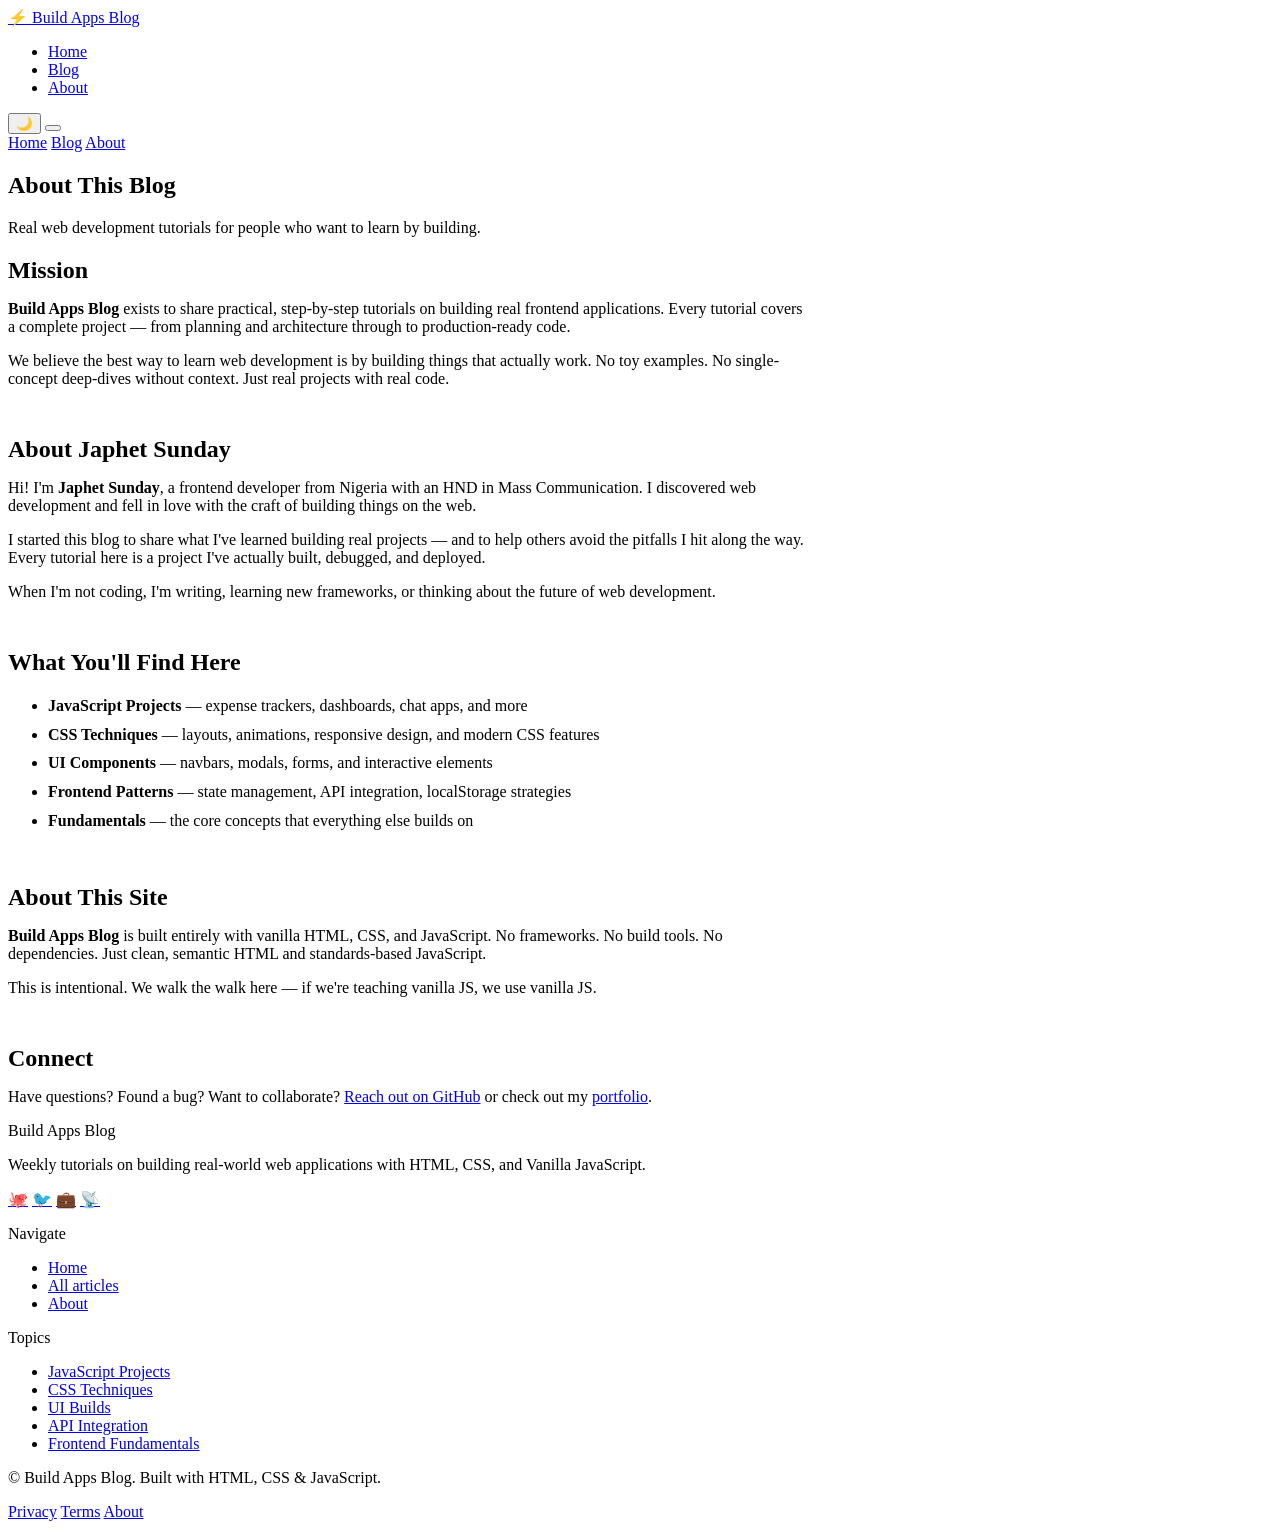
<file: about.html>
<!DOCTYPE html>
<html lang="en" data-theme="light">

<head>
  <meta charset="UTF-8">
  <meta name="viewport" content="width=device-width, initial-scale=1.0">
  
  <title>About – Build Apps Blog | HTML, CSS & JavaScript Tutorials</title>
  <meta name="description" content="Learn about Build Apps Blog and Japhet Sunday, a frontend developer sharing real-world web development tutorials.">
  <meta name="author" content="Japhet Sunday">
  
  <link rel="canonical" href="https://japhet996sunday-cell.github.io/build-apps-blog/about.html">
  <meta name="theme-color" content="#4F6EF7">
  
  <!-- Open Graph -->
  <meta property="og:type" content="website">
  <meta property="og:url" content="https://japhet996sunday-cell.github.io/build-apps-blog/about.html">
  <meta property="og:title" content="About – Build Apps Blog">
  <meta property="og:description" content="Learn about Build Apps Blog and Japhet Sunday, a frontend developer sharing real-world web development tutorials.">
  
  <!-- Fonts and Styles -->
  <link rel="preconnect" href="https://fonts.googleapis.com">
  <link rel="preconnect" href="https://fonts.gstatic.com" crossorigin>
  <link href="https://fonts.googleapis.com/css2?family=DM+Serif+Display:ital@0;1&family=Inter:wght@400;500;600&display=swap" rel="stylesheet">
  <link rel="stylesheet" href="assets/css/style.css">
  
  <!-- Favicon -->
  <link rel="icon" type="image/x-icon" href="assets/images/favicon.ico">
  <link rel="icon" type="image/svg+xml" href="assets/images/favicon.svg">
</head>

<body data-page="about">

  <!-- Navigation Header -->
  <header data-site-header>
    <nav class="nav" aria-label="Main navigation">
      <div class="container">
        <div class="nav__inner">
          <a href="index.html" class="nav__logo" aria-label="Build Apps Blog — go to homepage">
            <span class="nav__logo-icon" aria-hidden="true">⚡</span>
            <span class="nav__logo-text">Build Apps Blog</span>
          </a>
          
          <ul class="nav__links" role="list">
            <li><a href="index.html" class="nav__link">Home</a></li>
            <li><a href="blog.html" class="nav__link">Blog</a></li>
            <li><a href="about.html" class="nav__link nav__link--active" aria-current="page">About</a></li>
          </ul>
          
          <div class="nav__actions">
            <button class="nav__theme-btn" aria-label="Switch to dark mode" title="Switch to dark mode">🌙</button>
            <button class="nav__hamburger" data-nav-toggle aria-label="Open navigation menu" aria-expanded="false" aria-controls="mobile-menu">
              <span class="nav__hamburger-line" aria-hidden="true"></span>
              <span class="nav__hamburger-line" aria-hidden="true"></span>
              <span class="nav__hamburger-line" aria-hidden="true"></span>
            </button>
          </div>
        </div>
      </div>
      
      <nav id="mobile-menu" data-nav-menu class="nav__mobile-menu" aria-label="Mobile navigation">
        <a href="index.html" class="nav__link">Home</a>
        <a href="blog.html" class="nav__link">Blog</a>
        <a href="about.html" class="nav__link nav__link--active" aria-current="page">About</a>
      </nav>
    </nav>
  </header>

  <!-- Main Content -->
  <main id="main-content">
    
    <!-- About Hero Section -->
    <section class="hero" aria-labelledby="about-heading">
      <div class="container">
        <div class="hero__content">
          <h1 class="hero__title" id="about-heading">About This Blog</h1>
          <p class="hero__description">
            Real web development tutorials for people who want to learn by building.
          </p>
        </div>
      </div>
    </section>

    <!-- About Content -->
    <section class="about-section">
      <div class="container" style="max-width: 800px;">
        
        <!-- Mission -->
        <article style="margin-bottom: 3rem;">
          <h2 style="margin-bottom: 1rem;">Mission</h2>
          <p>
            <strong>Build Apps Blog</strong> exists to share practical, step-by-step tutorials on building real frontend applications. Every tutorial covers a complete project — from planning and architecture through to production-ready code.
          </p>
          <p>
            We believe the best way to learn web development is by building things that actually work. No toy examples. No single-concept deep-dives without context. Just real projects with real code.
          </p>
        </article>

        <!-- About the Author -->
        <article style="margin-bottom: 3rem;">
          <h2 style="margin-bottom: 1rem;">About Japhet Sunday</h2>
          <p>
            Hi! I'm <strong>Japhet Sunday</strong>, a frontend developer from Nigeria with an HND in Mass Communication. I discovered web development and fell in love with the craft of building things on the web.
          </p>
          <p>
            I started this blog to share what I've learned building real projects — and to help others avoid the pitfalls I hit along the way. Every tutorial here is a project I've actually built, debugged, and deployed.
          </p>
          <p>
            When I'm not coding, I'm writing, learning new frameworks, or thinking about the future of web development.
          </p>
        </article>

        <!-- What You'll Find -->
        <article style="margin-bottom: 3rem;">
          <h2 style="margin-bottom: 1rem;">What You'll Find Here</h2>
          <ul style="line-height: 1.8;">
            <li><strong>JavaScript Projects</strong> — expense trackers, dashboards, chat apps, and more</li>
            <li><strong>CSS Techniques</strong> — layouts, animations, responsive design, and modern CSS features</li>
            <li><strong>UI Components</strong> — navbars, modals, forms, and interactive elements</li>
            <li><strong>Frontend Patterns</strong> — state management, API integration, localStorage strategies</li>
            <li><strong>Fundamentals</strong> — the core concepts that everything else builds on</li>
          </ul>
        </article>

        <!-- Tech Stack -->
        <article style="margin-bottom: 3rem;">
          <h2 style="margin-bottom: 1rem;">About This Site</h2>
          <p>
            <strong>Build Apps Blog</strong> is built entirely with vanilla HTML, CSS, and JavaScript. No frameworks. No build tools. No dependencies. Just clean, semantic HTML and standards-based JavaScript.
          </p>
          <p>
            This is intentional. We walk the walk here — if we're teaching vanilla JS, we use vanilla JS.
          </p>
        </article>

        <!-- Connect -->
        <article>
          <h2 style="margin-bottom: 1rem;">Connect</h2>
          <p>
            Have questions? Found a bug? Want to collaborate? 
            <a href="https://github.com/japhet996sunday-cell" target="_blank" rel="noopener noreferrer">Reach out on GitHub</a> or check out my <a href="https://japhet996sunday-cell.github.io/japhet-portfolio/" target="_blank" rel="noopener noreferrer">portfolio</a>.
          </p>
        </article>

      </div>
    </section>

  </main>

  <!-- Footer -->
  <footer class="footer" aria-label="Site footer">
    <div class="container">
      <div class="footer__grid">
        <div class="footer__brand">
          <p class="footer__brand-name">Build Apps Blog</p>
          <p class="footer__brand-desc">
            Weekly tutorials on building real-world web applications
            with HTML, CSS, and Vanilla JavaScript.
          </p>
          <div class="footer__socials" aria-label="Social links">
            <a href="https://github.com/japhet996sunday-cell" class="footer__social-btn" aria-label="GitHub" target="_blank" rel="noopener noreferrer">🐙</a>
            <a href="#" class="footer__social-btn" aria-label="Twitter / X">🐦</a>
            <a href="#" class="footer__social-btn" aria-label="LinkedIn">💼</a>
            <a href="#" class="footer__social-btn" aria-label="RSS feed">📡</a>
          </div>
        </div>

        <div>
          <p class="footer__col-title">Navigate</p>
          <ul class="footer__links" role="list">
            <li><a href="index.html" class="footer__link">Home</a></li>
            <li><a href="blog.html" class="footer__link">All articles</a></li>
            <li><a href="about.html" class="footer__link">About</a></li>
          </ul>
        </div>

        <div>
          <p class="footer__col-title">Topics</p>
          <ul class="footer__links" role="list">
            <li><a href="blog.html" class="footer__link">JavaScript Projects</a></li>
            <li><a href="blog.html" class="footer__link">CSS Techniques</a></li>
            <li><a href="blog.html" class="footer__link">UI Builds</a></li>
            <li><a href="blog.html" class="footer__link">API Integration</a></li>
            <li><a href="blog.html" class="footer__link">Frontend Fundamentals</a></li>
          </ul>
        </div>
      </div>

      <div class="footer__bottom">
        <p class="footer__copyright">
          &copy; <span id="footer-year"></span> Build Apps Blog.
          Built with HTML, CSS &amp; JavaScript.
        </p>
        <nav class="footer__bottom-links" aria-label="Legal links">
          <a href="#" class="footer__bottom-link">Privacy</a>
          <a href="#" class="footer__bottom-link">Terms</a>
          <a href="about.html" class="footer__bottom-link">About</a>
        </nav>
      </div>
    </div>
  </footer>

  <!-- Scripts -->
  <script src="assets/js/app.js"></script>

</body>
</html>
</file>
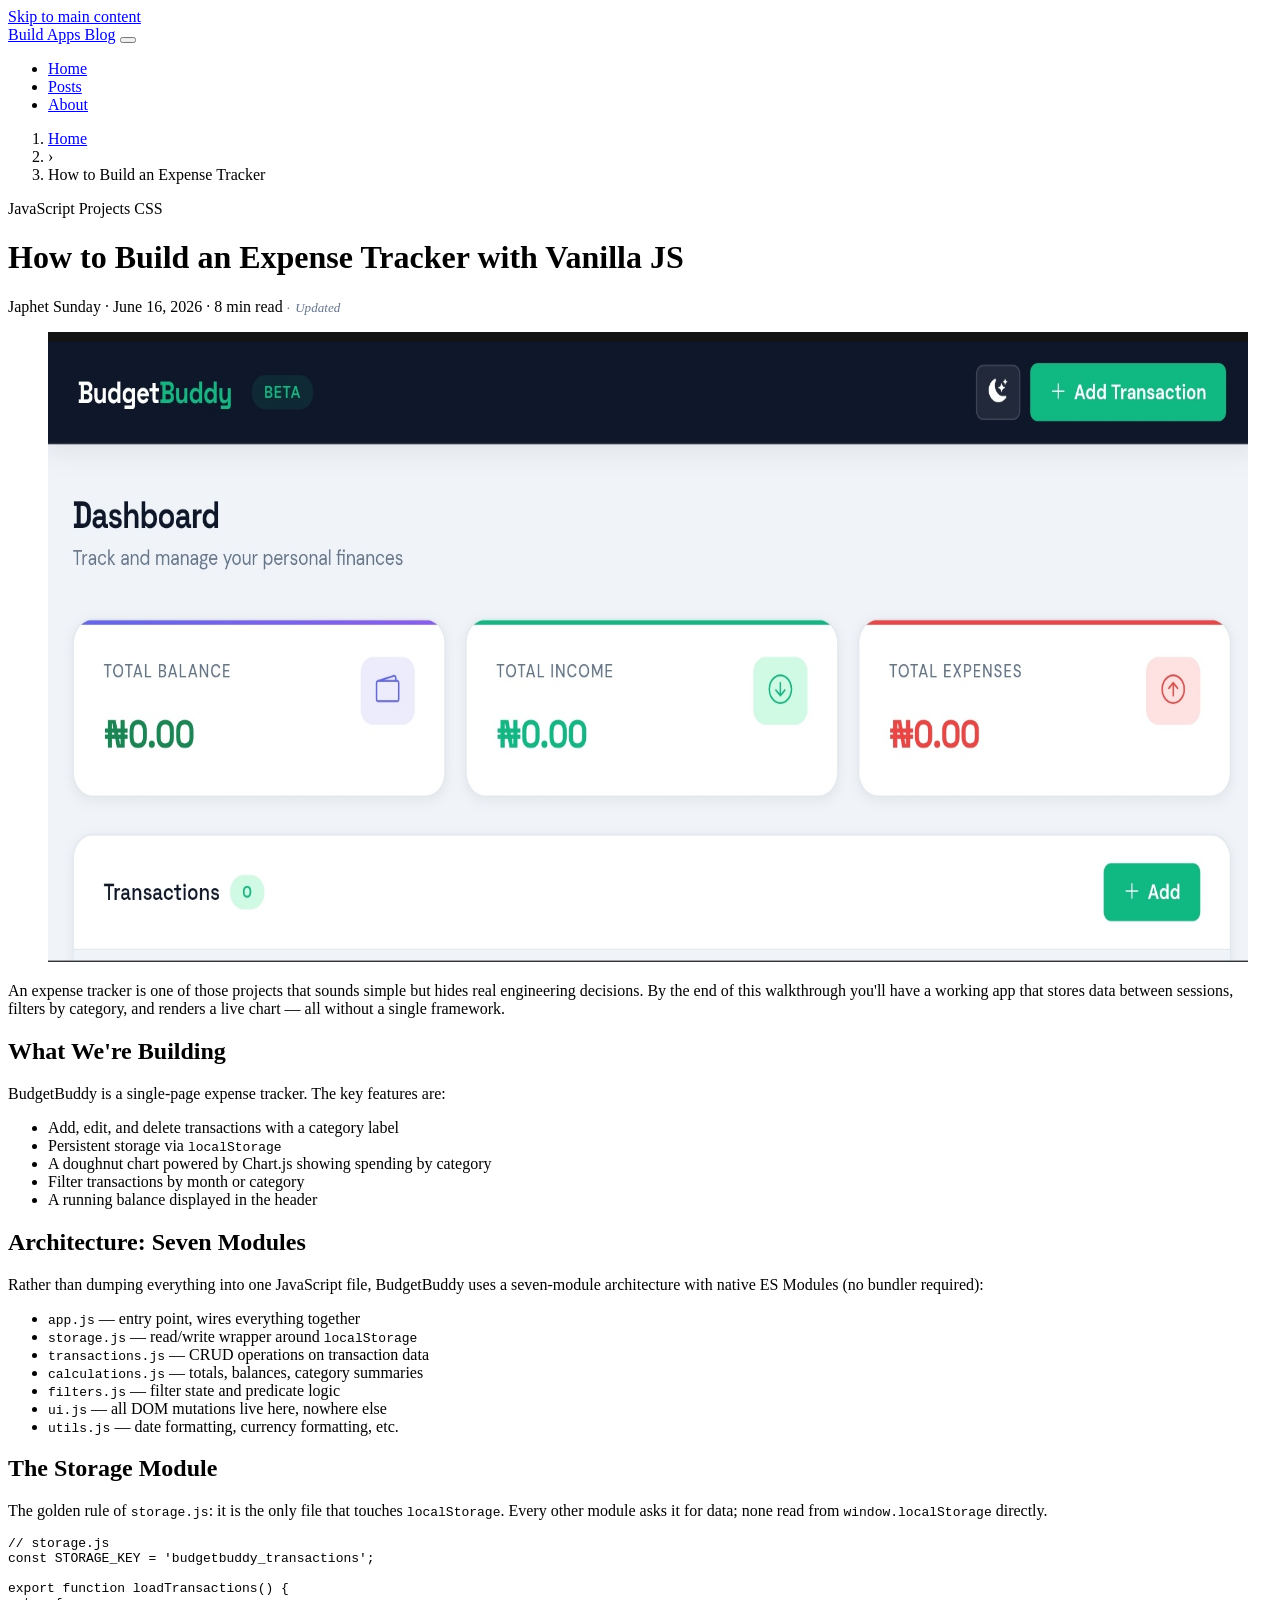
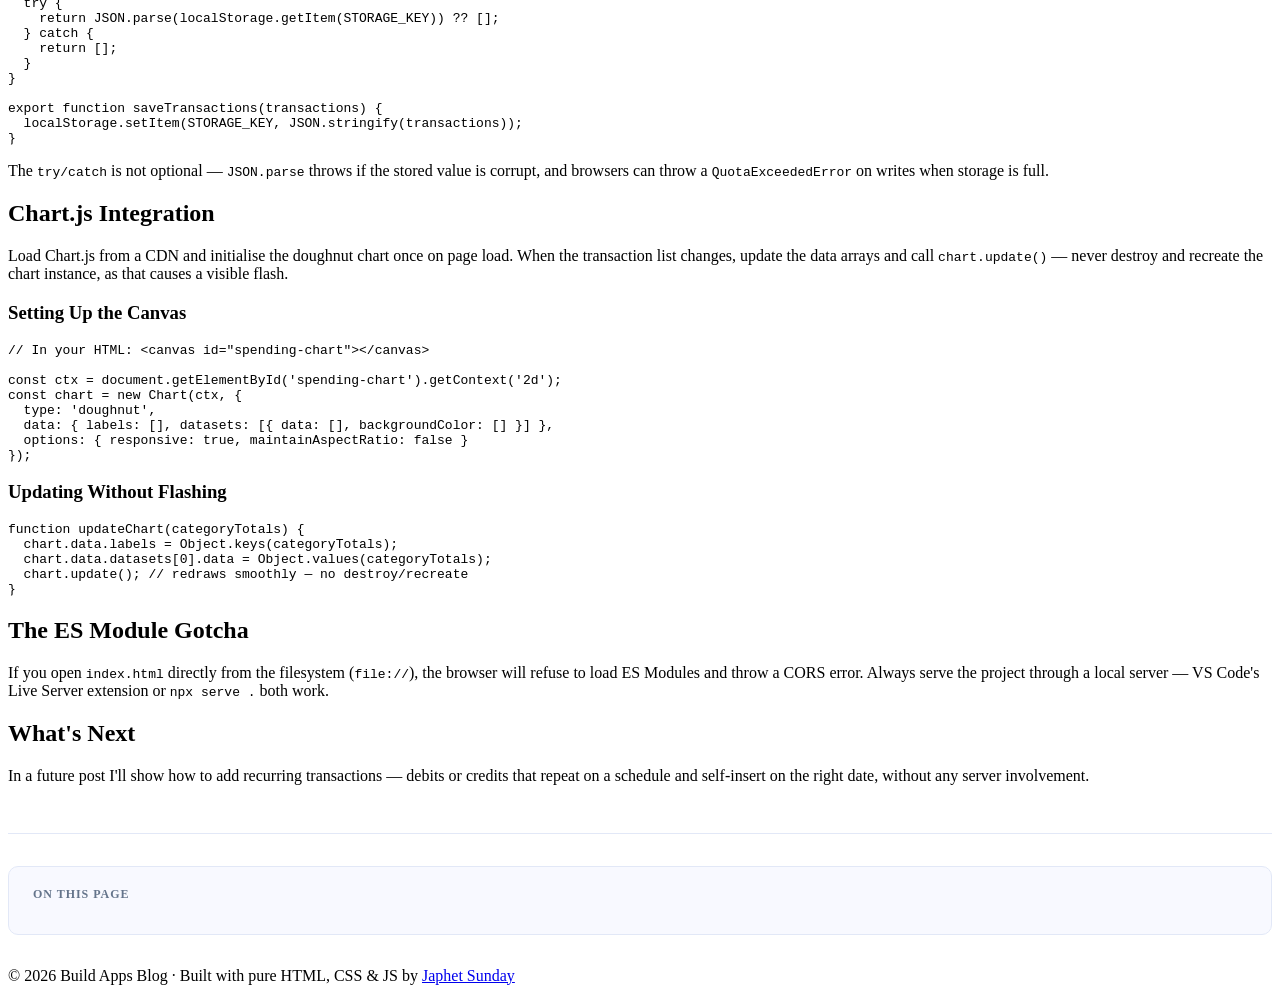
<file: posts/build-expense-tracker.html>
<!DOCTYPE html>
<html lang="en">
<head>
  <meta charset="UTF-8" />
  <meta name="viewport" content="width=device-width, initial-scale=1.0" />

  <!-- ── SEO ──────────────────────────────────────────────────────────────── -->
  <title>How to Build an Expense Tracker with Vanilla JS — Build Apps Blog</title>
  <meta name="description" content="Learn how to build a real-world expense tracker using HTML, CSS, and JavaScript — with localStorage persistence, category filters, and a live Chart.js summary." />
  <link rel="canonical" href="https://YOUR_USERNAME.github.io/build-apps-blog/posts/build-expense-tracker.html" />

  <!-- Post slug — read by app.js for prev/next navigation and all post features -->
  <meta name="post-slug" content="build-expense-tracker" />

  <!-- ── Favicons ─────────────────────────────────────────────────────────── -->
  <link rel="icon" href="../assets/images/favicon.ico" sizes="any" />
  <link rel="icon" href="../assets/images/favicon.svg" type="image/svg+xml" />
  <link rel="apple-touch-icon" href="../assets/images/apple-touch-icon.png" />

  <!-- ── Open Graph ───────────────────────────────────────────────────────── -->
  <meta property="og:type"                content="article" />
  <meta property="og:url"                 content="https://YOUR_USERNAME.github.io/build-apps-blog/posts/build-expense-tracker.html" />
  <meta property="og:site_name"           content="Build Apps Blog" />
  <meta property="og:title"              content="How to Build an Expense Tracker with Vanilla JS" />
  <meta property="og:description"        content="localStorage persistence, category filters, Chart.js — build a real expense tracker with zero dependencies." />
  <meta property="og:image"              content="https://YOUR_USERNAME.github.io/build-apps-blog/assets/images/thumbnails/expense-tracker.png" />
  <meta property="og:image:width"        content="1200" />
  <meta property="og:image:height"       content="630" />
  <meta property="article:published_time" content="2026-06-16T00:00:00Z" />
  <meta property="article:modified_time"  content="2026-06-21T00:00:00Z" />
  <meta property="article:author"         content="Japhet Sunday" />

  <!-- ── Twitter Card ─────────────────────────────────────────────────────── -->
  <meta name="twitter:card"        content="summary_large_image" />
  <meta name="twitter:title"       content="How to Build an Expense Tracker with Vanilla JS" />
  <meta name="twitter:description" content="localStorage persistence, category filters, Chart.js — build a real expense tracker with zero dependencies." />
  <meta name="twitter:image"       content="https://YOUR_USERNAME.github.io/build-apps-blog/assets/images/thumbnails/expense-tracker.png" />

  <!-- ── Fonts & Styles ───────────────────────────────────────────────────── -->
  <link rel="preconnect" href="https://fonts.googleapis.com" />
  <link rel="preconnect" href="https://fonts.gstatic.com" crossorigin />
  <link href="https://fonts.googleapis.com/css2?family=DM+Serif+Display:ital@0;1&family=Inter:wght@400;500;600&display=swap" rel="stylesheet" />
  <link rel="stylesheet" href="../assets/css/style.css" />
</head>

<body class="post-page">

  <a href="#main-content" class="skip-link">Skip to main content</a>

  <!-- ── Site Header ─────────────────────────────────────────────────────── -->
  <header class="site-header" data-site-header>
    <div class="container site-header__inner">
      <a href="../index.html" class="site-logo" aria-label="Build Apps Blog — home">Build Apps Blog</a>
      <button class="nav-toggle" data-nav-toggle aria-expanded="false" aria-controls="site-nav" aria-label="Toggle navigation">
        <span aria-hidden="true"></span><span aria-hidden="true"></span><span aria-hidden="true"></span>
      </button>
      <nav id="site-nav" class="site-nav" data-nav-menu aria-label="Main navigation">
        <ul class="site-nav__list" role="list">
          <li><a href="../index.html">Home</a></li>
          <li><a href="../index.html#posts">Posts</a></li>
          <li><a href="../index.html#about">About</a></li>
        </ul>
      </nav>
    </div>
  </header>

  <!-- ── Post Hero ───────────────────────────────────────────────────────── -->
  <div class="post-hero">
    <div class="container post-hero__inner">
      <nav class="post-breadcrumb" aria-label="Breadcrumb">
        <ol role="list">
          <li><a href="../index.html">Home</a></li>
          <li aria-hidden="true">›</li>
          <li aria-current="page">How to Build an Expense Tracker</li>
        </ol>
      </nav>

      <div class="post-hero__tags" aria-label="Post tags">
        <span class="post-tag">JavaScript</span>
        <span class="post-tag">Projects</span>
        <span class="post-tag">CSS</span>
      </div>

      <h1 class="post-hero__title">How to Build an Expense Tracker with Vanilla JS</h1>

      <div class="post-hero__meta">
        <span class="post-hero__author">Japhet Sunday</span>
        <span class="post-hero__sep" aria-hidden="true">·</span>
        <time class="post-hero__date" datetime="2026-06-16">June 16, 2026</time>
        <span class="post-hero__sep" aria-hidden="true">·</span>
        <span class="post-hero__read-time">8 min read</span>
        <!--
          [data-updated-date] is hidden by default.
          app.js reveals it and fills the <time> if updatedDate exists in posts.json.
        -->
        <span class="post-hero__updated" data-updated-date hidden>
          Updated <time datetime=""></time>
        </span>
      </div>
    </div>
  </div>

  <!-- ── Hero Image ──────────────────────────────────────────────────────── -->
  <div class="post-thumbnail-banner">
    <div class="container">
      <figure class="post-thumbnail-banner__figure">
        <img
          src="../assets/images/thumbnails/expense-tracker.png"
          alt="BudgetBuddy expense tracker showing a doughnut chart and transaction list"
          class="post-thumbnail-banner__img"
          width="1200" height="630"
          loading="eager" decoding="async"
        />
      </figure>
    </div>
  </div>

  <!-- ── Article + Sidebar ───────────────────────────────────────────────── -->
  <main class="post-main" id="main-content">
    <div class="container">
      <div class="post-layout">

        <!-- ── Article ─────────────────────────────────────────────────── -->
        <article class="post-content" aria-label="Article: How to Build an Expense Tracker with Vanilla JS">

          <p class="post-lead">
            An expense tracker is one of those projects that sounds simple but hides
            real engineering decisions. By the end of this walkthrough you'll have a
            working app that stores data between sessions, filters by category, and
            renders a live chart — all without a single framework.
          </p>

          <h2>What We're Building</h2>
          <p>BudgetBuddy is a single-page expense tracker. The key features are:</p>
          <ul>
            <li>Add, edit, and delete transactions with a category label</li>
            <li>Persistent storage via <code>localStorage</code></li>
            <li>A doughnut chart powered by Chart.js showing spending by category</li>
            <li>Filter transactions by month or category</li>
            <li>A running balance displayed in the header</li>
          </ul>

          <h2>Architecture: Seven Modules</h2>
          <p>
            Rather than dumping everything into one JavaScript file, BudgetBuddy uses
            a seven-module architecture with native ES Modules (no bundler required):
          </p>
          <ul>
            <li><code>app.js</code> — entry point, wires everything together</li>
            <li><code>storage.js</code> — read/write wrapper around <code>localStorage</code></li>
            <li><code>transactions.js</code> — CRUD operations on transaction data</li>
            <li><code>calculations.js</code> — totals, balances, category summaries</li>
            <li><code>filters.js</code> — filter state and predicate logic</li>
            <li><code>ui.js</code> — all DOM mutations live here, nowhere else</li>
            <li><code>utils.js</code> — date formatting, currency formatting, etc.</li>
          </ul>

          <h2>The Storage Module</h2>
          <p>
            The golden rule of <code>storage.js</code>: it is the only file that touches
            <code>localStorage</code>. Every other module asks it for data; none read
            from <code>window.localStorage</code> directly.
          </p>

          <pre><code>// storage.js
const STORAGE_KEY = 'budgetbuddy_transactions';

export function loadTransactions() {
  try {
    return JSON.parse(localStorage.getItem(STORAGE_KEY)) ?? [];
  } catch {
    return [];
  }
}

export function saveTransactions(transactions) {
  localStorage.setItem(STORAGE_KEY, JSON.stringify(transactions));
}</code></pre>

          <p>
            The <code>try/catch</code> is not optional — <code>JSON.parse</code> throws if
            the stored value is corrupt, and browsers can throw a
            <code>QuotaExceededError</code> on writes when storage is full.
          </p>

          <h2>Chart.js Integration</h2>
          <p>
            Load Chart.js from a CDN and initialise the doughnut chart once on page
            load. When the transaction list changes, update the data arrays and call
            <code>chart.update()</code> — never destroy and recreate the chart instance,
            as that causes a visible flash.
          </p>

          <h3>Setting Up the Canvas</h3>
          <pre><code>// In your HTML: &lt;canvas id="spending-chart"&gt;&lt;/canvas&gt;

const ctx = document.getElementById('spending-chart').getContext('2d');
const chart = new Chart(ctx, {
  type: 'doughnut',
  data: { labels: [], datasets: [{ data: [], backgroundColor: [] }] },
  options: { responsive: true, maintainAspectRatio: false }
});</code></pre>

          <h3>Updating Without Flashing</h3>
          <pre><code>function updateChart(categoryTotals) {
  chart.data.labels = Object.keys(categoryTotals);
  chart.data.datasets[0].data = Object.values(categoryTotals);
  chart.update(); // redraws smoothly — no destroy/recreate
}</code></pre>

          <h2>The ES Module Gotcha</h2>
          <p>
            If you open <code>index.html</code> directly from the filesystem
            (<code>file://</code>), the browser will refuse to load ES Modules and
            throw a CORS error. Always serve the project through a local server —
            VS Code's Live Server extension or <code>npx serve .</code> both work.
          </p>

          <h2>What's Next</h2>
          <p>
            In a future post I'll show how to add recurring transactions — debits or
            credits that repeat on a schedule and self-insert on the right date,
            without any server involvement.
          </p>

          <!-- ── Author Block ─────────────────────────────────────────────
               Hidden by default. app.js reads the author from posts.json
               and injects the full card here.
          ─────────────────────────────────────────────────────────────── -->
          <section class="author-section" aria-label="About the author">
            <div data-author-block hidden></div>
          </section>

        </article>

        <!-- ── Sidebar (Table of Contents) ─────────────────────────────── -->
        <aside class="post-sidebar" aria-label="Post sidebar">
          <div class="toc-widget" aria-label="Table of contents">
            <div class="toc-widget__header">
              <p class="toc-widget__title">On this page</p>
              <!--
                [data-toc-toggle] is the collapse button on mobile.
                app.js sets aria-expanded on click.
              -->
              <button class="toc-toggle" data-toc-toggle aria-expanded="true" aria-controls="toc-body">
                ▲ Hide
              </button>
            </div>
            <!--
              [data-toc-body] wraps the list so it can be hidden on mobile.
              [data-toc-target] is where app.js injects the generated <ol>.
            -->
            <div id="toc-body" data-toc-body class="is-open">
              <nav data-toc-target aria-label="Article headings"></nav>
            </div>
          </div>
        </aside>

      </div><!-- /.post-layout -->
    </div><!-- /.container -->
  </main>

  <!-- ── Related Posts ───────────────────────────────────────────────────── -->
  <!--
    Hidden by default. app.js fetches posts.json, scores posts by shared tags,
    and injects up to 3 cards. Falls back to recent posts if no tag match.
  -->
  <section class="related-posts-section" data-related-posts hidden aria-label="Related posts">
    <div class="container">
      <div class="rp-inner"></div>
    </div>
  </section>

  <!-- ── Prev / Next Navigation ──────────────────────────────────────────── -->
  <nav class="post-pagination" aria-label="Post navigation">
    <div class="container post-pagination__inner">
      <a href="#" class="post-pagination__item post-pagination__item--prev" data-prev-post hidden>
        <span class="post-pagination__direction">← Older post</span>
        <span class="post-pagination__label" data-nav-label></span>
      </a>
      <a href="#" class="post-pagination__item post-pagination__item--next" data-next-post hidden>
        <span class="post-pagination__direction">Newer post →</span>
        <span class="post-pagination__label" data-nav-label></span>
      </a>
    </div>
  </nav>

  <!-- ── Site Footer ─────────────────────────────────────────────────────── -->
  <footer class="site-footer">
    <div class="container site-footer__inner">
      <p class="site-footer__copy">
        © <span id="footer-year"></span> Build Apps Blog ·
        Built with pure HTML, CSS &amp; JS by
        <a href="https://github.com/japhet996sunday-cell" rel="noopener noreferrer">Japhet Sunday</a>
      </p>
    </div>
  </footer>

  <script src="../assets/js/app.js" defer></script>
  <script>document.getElementById('footer-year').textContent = new Date().getFullYear();</script>

</body>
</html>
</file>
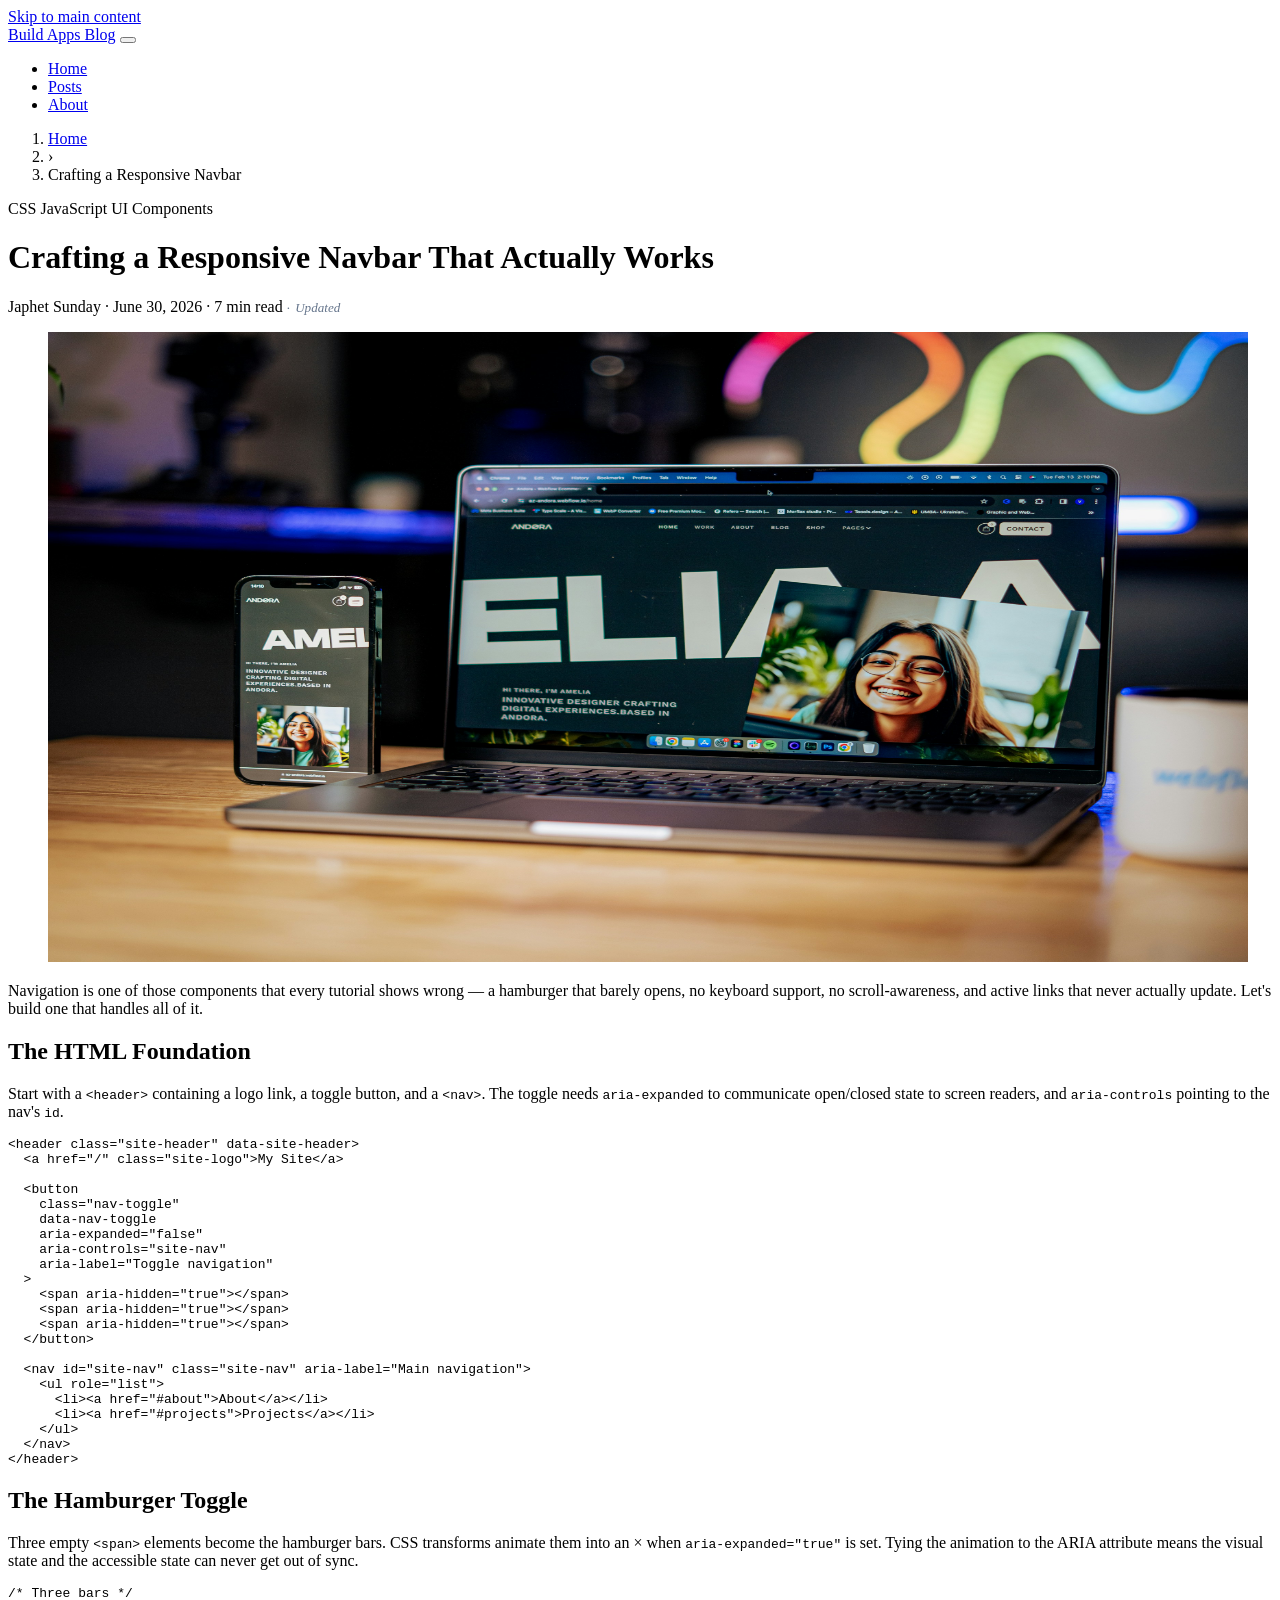
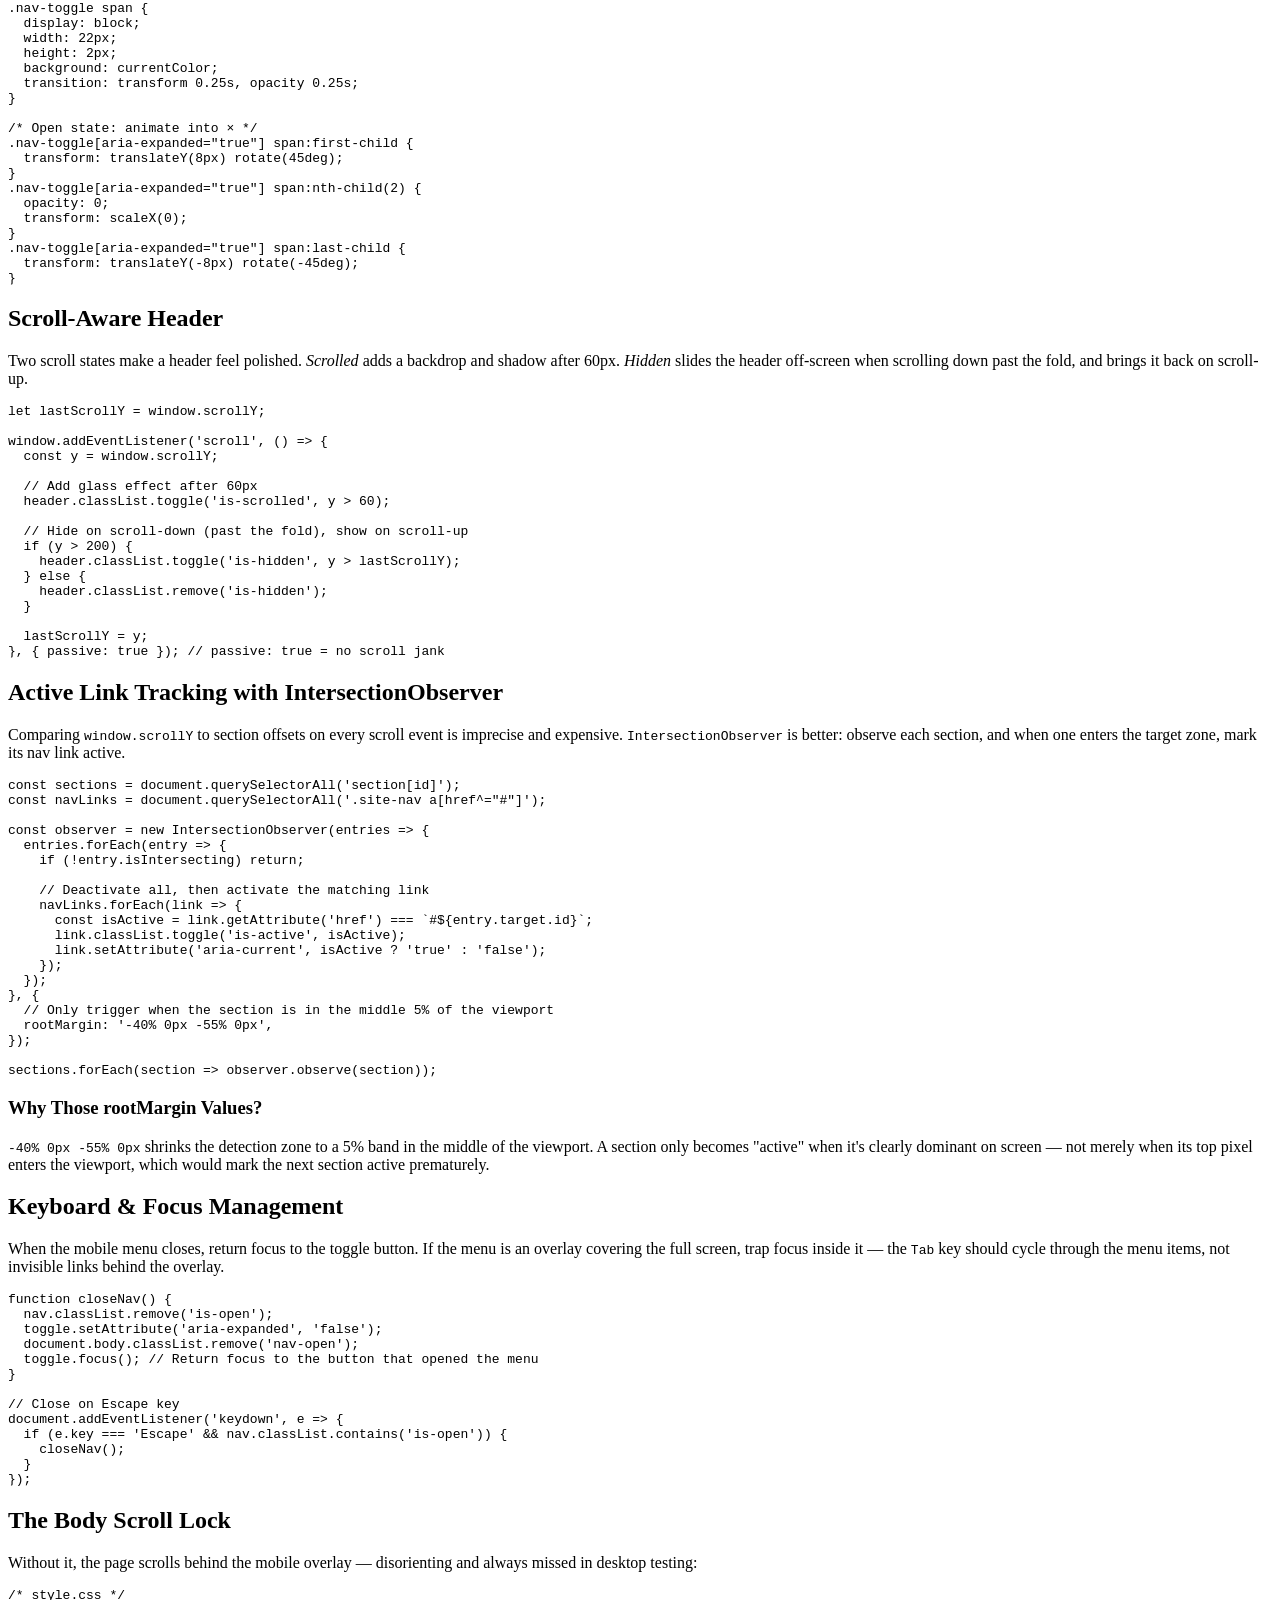
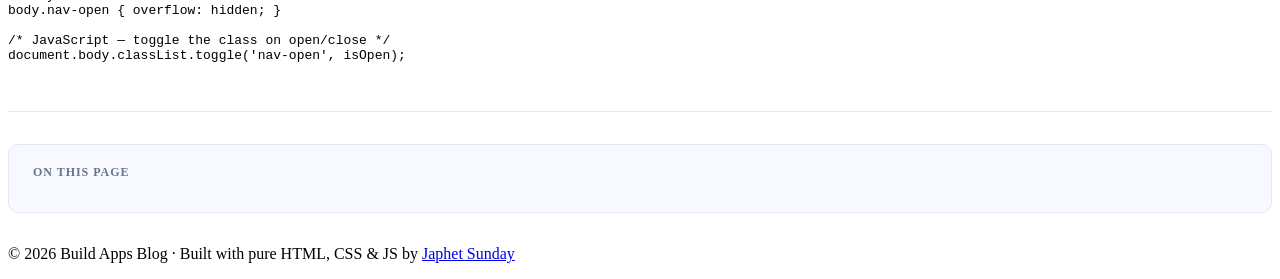
<file: posts/responsive-navbar.html>
<!DOCTYPE html>
<html lang="en">
<head>
  <meta charset="UTF-8" />
  <meta name="viewport" content="width=device-width, initial-scale=1.0" />

  <!-- ── SEO ──────────────────────────────────────────────────────────────── -->
  <title>Crafting a Responsive Navbar That Actually Works — Build Apps Blog</title>
  <meta name="description" content="Hamburger menus, scroll effects, active-link tracking with IntersectionObserver — build a production-ready navigation component without a framework." />
  <link rel="canonical" href="https://YOUR_USERNAME.github.io/build-apps-blog/posts/responsive-navbar.html" />

  <!-- Post slug — read by app.js for all post-page features -->
  <meta name="post-slug" content="responsive-navbar" />

  <!-- ── Favicons ─────────────────────────────────────────────────────────── -->
  <link rel="icon" href="../assets/images/favicon.ico" sizes="any" />
  <link rel="icon" href="../assets/images/favicon.svg" type="image/svg+xml" />
  <link rel="apple-touch-icon" href="../assets/images/apple-touch-icon.png" />

  <!-- ── Open Graph ───────────────────────────────────────────────────────── -->
  <meta property="og:type"                content="article" />
  <meta property="og:url"                 content="https://YOUR_USERNAME.github.io/build-apps-blog/posts/responsive-navbar.html" />
  <meta property="og:site_name"           content="Build Apps Blog" />
  <meta property="og:title"             content="Crafting a Responsive Navbar That Actually Works" />
  <meta property="og:description"       content="Hamburger toggle, scroll awareness, IntersectionObserver active links — the complete navbar tutorial." />
  <meta property="og:image"             content="https://YOUR_USERNAME.github.io/build-apps-blog/assets/images/thumbnails/responsive-navbar.png" />
  <meta property="og:image:width"        content="1200" />
  <meta property="og:image:height"       content="630" />
  <meta property="article:published_time" content="2026-06-30T00:00:00Z" />
  <meta property="article:author"         content="Japhet Sunday" />

  <!-- ── Twitter Card ─────────────────────────────────────────────────────── -->
  <meta name="twitter:card"        content="summary_large_image" />
  <meta name="twitter:title"       content="Crafting a Responsive Navbar That Actually Works" />
  <meta name="twitter:description" content="Hamburger toggle, scroll awareness, IntersectionObserver active links — the complete navbar tutorial." />
  <meta name="twitter:image"       content="https://YOUR_USERNAME.github.io/build-apps-blog/assets/images/thumbnails/responsive-navbar.png" />

  <!-- ── Fonts & Styles ───────────────────────────────────────────────────── -->
  <link rel="preconnect" href="https://fonts.googleapis.com" />
  <link rel="preconnect" href="https://fonts.gstatic.com" crossorigin />
  <link href="https://fonts.googleapis.com/css2?family=DM+Serif+Display:ital@0;1&family=Inter:wght@400;500;600&display=swap" rel="stylesheet" />
  <link rel="stylesheet" href="../assets/css/style.css" />
</head>

<body class="post-page">

  <a href="#main-content" class="skip-link">Skip to main content</a>

  <!-- ── Site Header ─────────────────────────────────────────────────────── -->
  <header class="site-header" data-site-header>
    <div class="container site-header__inner">
      <a href="../index.html" class="site-logo" aria-label="Build Apps Blog — home">Build Apps Blog</a>
      <button class="nav-toggle" data-nav-toggle aria-expanded="false" aria-controls="site-nav" aria-label="Toggle navigation">
        <span aria-hidden="true"></span><span aria-hidden="true"></span><span aria-hidden="true"></span>
      </button>
      <nav id="site-nav" class="site-nav" data-nav-menu aria-label="Main navigation">
        <ul class="site-nav__list" role="list">
          <li><a href="../index.html">Home</a></li>
          <li><a href="../index.html#posts">Posts</a></li>
          <li><a href="../index.html#about">About</a></li>
        </ul>
      </nav>
    </div>
  </header>

  <!-- ── Post Hero ───────────────────────────────────────────────────────── -->
  <div class="post-hero">
    <div class="container post-hero__inner">
      <nav class="post-breadcrumb" aria-label="Breadcrumb">
        <ol role="list">
          <li><a href="../index.html">Home</a></li>
          <li aria-hidden="true">›</li>
          <li aria-current="page">Crafting a Responsive Navbar</li>
        </ol>
      </nav>

      <div class="post-hero__tags" aria-label="Post tags">
        <span class="post-tag">CSS</span>
        <span class="post-tag">JavaScript</span>
        <span class="post-tag">UI Components</span>
      </div>

      <h1 class="post-hero__title">Crafting a Responsive Navbar That Actually Works</h1>

      <div class="post-hero__meta">
        <span class="post-hero__author">Japhet Sunday</span>
        <span class="post-hero__sep" aria-hidden="true">·</span>
        <time class="post-hero__date" datetime="2026-06-30">June 30, 2026</time>
        <span class="post-hero__sep" aria-hidden="true">·</span>
        <span class="post-hero__read-time">7 min read</span>
        <!--
          [data-updated-date] stays hidden until app.js finds an updatedDate
          for this post in posts.json and fills the <time> element.
        -->
        <span class="post-hero__updated" data-updated-date hidden>
          Updated <time datetime=""></time>
        </span>
      </div>
    </div>
  </div>

  <!-- ── Hero Image ──────────────────────────────────────────────────────── -->
  <div class="post-thumbnail-banner">
    <div class="container">
      <figure class="post-thumbnail-banner__figure">
        <img
          src="../assets/images/thumbnails/responsive-navbar.png"
          alt="Responsive navbar showing hamburger menu on mobile and full nav on desktop"
          class="post-thumbnail-banner__img"
          width="1200" height="630"
          loading="eager" decoding="async"
        />
      </figure>
    </div>
  </div>

  <!-- ── Article + Sidebar ───────────────────────────────────────────────── -->
  <main class="post-main" id="main-content">
    <div class="container">
      <div class="post-layout">

        <!-- ── Article ─────────────────────────────────────────────────── -->
        <article class="post-content" aria-label="Article: Crafting a Responsive Navbar That Actually Works">

          <p class="post-lead">
            Navigation is one of those components that every tutorial shows wrong —
            a hamburger that barely opens, no keyboard support, no scroll-awareness,
            and active links that never actually update. Let's build one that handles
            all of it.
          </p>

          <h2>The HTML Foundation</h2>
          <p>
            Start with a <code>&lt;header&gt;</code> containing a logo link, a toggle
            button, and a <code>&lt;nav&gt;</code>. The toggle needs
            <code>aria-expanded</code> to communicate open/closed state to screen readers,
            and <code>aria-controls</code> pointing to the nav's <code>id</code>.
          </p>

          <pre><code>&lt;header class="site-header" data-site-header&gt;
  &lt;a href="/" class="site-logo"&gt;My Site&lt;/a&gt;

  &lt;button
    class="nav-toggle"
    data-nav-toggle
    aria-expanded="false"
    aria-controls="site-nav"
    aria-label="Toggle navigation"
  &gt;
    &lt;span aria-hidden="true"&gt;&lt;/span&gt;
    &lt;span aria-hidden="true"&gt;&lt;/span&gt;
    &lt;span aria-hidden="true"&gt;&lt;/span&gt;
  &lt;/button&gt;

  &lt;nav id="site-nav" class="site-nav" aria-label="Main navigation"&gt;
    &lt;ul role="list"&gt;
      &lt;li&gt;&lt;a href="#about"&gt;About&lt;/a&gt;&lt;/li&gt;
      &lt;li&gt;&lt;a href="#projects"&gt;Projects&lt;/a&gt;&lt;/li&gt;
    &lt;/ul&gt;
  &lt;/nav&gt;
&lt;/header&gt;</code></pre>

          <h2>The Hamburger Toggle</h2>
          <p>
            Three empty <code>&lt;span&gt;</code> elements become the hamburger bars.
            CSS transforms animate them into an × when
            <code>aria-expanded="true"</code> is set. Tying the animation to the
            ARIA attribute means the visual state and the accessible state can never
            get out of sync.
          </p>

          <pre><code>/* Three bars */
.nav-toggle span {
  display: block;
  width: 22px;
  height: 2px;
  background: currentColor;
  transition: transform 0.25s, opacity 0.25s;
}

/* Open state: animate into × */
.nav-toggle[aria-expanded="true"] span:first-child {
  transform: translateY(8px) rotate(45deg);
}
.nav-toggle[aria-expanded="true"] span:nth-child(2) {
  opacity: 0;
  transform: scaleX(0);
}
.nav-toggle[aria-expanded="true"] span:last-child {
  transform: translateY(-8px) rotate(-45deg);
}</code></pre>

          <h2>Scroll-Aware Header</h2>
          <p>
            Two scroll states make a header feel polished. <em>Scrolled</em> adds a
            backdrop and shadow after 60px. <em>Hidden</em> slides the header off-screen
            when scrolling down past the fold, and brings it back on scroll-up.
          </p>

          <pre><code>let lastScrollY = window.scrollY;

window.addEventListener('scroll', () => {
  const y = window.scrollY;

  // Add glass effect after 60px
  header.classList.toggle('is-scrolled', y > 60);

  // Hide on scroll-down (past the fold), show on scroll-up
  if (y > 200) {
    header.classList.toggle('is-hidden', y > lastScrollY);
  } else {
    header.classList.remove('is-hidden');
  }

  lastScrollY = y;
}, { passive: true }); // passive: true = no scroll jank</code></pre>

          <h2>Active Link Tracking with IntersectionObserver</h2>
          <p>
            Comparing <code>window.scrollY</code> to section offsets on every scroll
            event is imprecise and expensive. <code>IntersectionObserver</code> is better:
            observe each section, and when one enters the target zone, mark its nav link active.
          </p>

          <pre><code>const sections = document.querySelectorAll('section[id]');
const navLinks = document.querySelectorAll('.site-nav a[href^="#"]');

const observer = new IntersectionObserver(entries => {
  entries.forEach(entry => {
    if (!entry.isIntersecting) return;

    // Deactivate all, then activate the matching link
    navLinks.forEach(link => {
      const isActive = link.getAttribute('href') === `#${entry.target.id}`;
      link.classList.toggle('is-active', isActive);
      link.setAttribute('aria-current', isActive ? 'true' : 'false');
    });
  });
}, {
  // Only trigger when the section is in the middle 5% of the viewport
  rootMargin: '-40% 0px -55% 0px',
});

sections.forEach(section => observer.observe(section));</code></pre>

          <h3>Why Those rootMargin Values?</h3>
          <p>
            <code>-40% 0px -55% 0px</code> shrinks the detection zone to a 5% band
            in the middle of the viewport. A section only becomes "active" when it's
            clearly dominant on screen — not merely when its top pixel enters the
            viewport, which would mark the next section active prematurely.
          </p>

          <h2>Keyboard &amp; Focus Management</h2>
          <p>
            When the mobile menu closes, return focus to the toggle button. If the
            menu is an overlay covering the full screen, trap focus inside it — the
            <code>Tab</code> key should cycle through the menu items, not invisible
            links behind the overlay.
          </p>

          <pre><code>function closeNav() {
  nav.classList.remove('is-open');
  toggle.setAttribute('aria-expanded', 'false');
  document.body.classList.remove('nav-open');
  toggle.focus(); // Return focus to the button that opened the menu
}

// Close on Escape key
document.addEventListener('keydown', e => {
  if (e.key === 'Escape' && nav.classList.contains('is-open')) {
    closeNav();
  }
});</code></pre>

          <h2>The Body Scroll Lock</h2>
          <p>
            Without it, the page scrolls behind the mobile overlay — disorienting
            and always missed in desktop testing:
          </p>

          <pre><code>/* style.css */
body.nav-open { overflow: hidden; }

/* JavaScript — toggle the class on open/close */
document.body.classList.toggle('nav-open', isOpen);</code></pre>

          <!-- ── Author Block ──────────────────────────────────────────────
               Hidden by default. app.js reads the author object from posts.json
               and populates this section with name, bio, avatar, and social links.
          ─────────────────────────────────────────────────────────────── -->
          <section class="author-section" aria-label="About the author">
            <div data-author-block hidden></div>
          </section>

        </article>

        <!-- ── Sidebar (Table of Contents) ─────────────────────────────── -->
        <aside class="post-sidebar" aria-label="Post sidebar">
          <div class="toc-widget" aria-label="Table of contents">
            <div class="toc-widget__header">
              <p class="toc-widget__title">On this page</p>
              <button class="toc-toggle" data-toc-toggle aria-expanded="true" aria-controls="toc-body">
                ▲ Hide
              </button>
            </div>
            <div id="toc-body" data-toc-body class="is-open">
              <nav data-toc-target aria-label="Article headings"></nav>
            </div>
          </div>
        </aside>

      </div><!-- /.post-layout -->
    </div><!-- /.container -->
  </main>

  <!-- ── Related Posts ───────────────────────────────────────────────────── -->
  <section class="related-posts-section" data-related-posts hidden aria-label="Related posts">
    <div class="container">
      <div class="rp-inner"></div>
    </div>
  </section>

  <!-- ── Prev / Next Navigation ──────────────────────────────────────────── -->
  <nav class="post-pagination" aria-label="Post navigation">
    <div class="container post-pagination__inner">
      <a href="#" class="post-pagination__item post-pagination__item--prev" data-prev-post hidden>
        <span class="post-pagination__direction">← Older post</span>
        <span class="post-pagination__label" data-nav-label></span>
      </a>
      <a href="#" class="post-pagination__item post-pagination__item--next" data-next-post hidden>
        <span class="post-pagination__direction">Newer post →</span>
        <span class="post-pagination__label" data-nav-label></span>
      </a>
    </div>
  </nav>

  <!-- ── Site Footer ─────────────────────────────────────────────────────── -->
  <footer class="site-footer">
    <div class="container site-footer__inner">
      <p class="site-footer__copy">
        © <span id="footer-year"></span> Build Apps Blog ·
        Built with pure HTML, CSS &amp; JS by
        <a href="https://github.com/japhet996sunday-cell" rel="noopener noreferrer">Japhet Sunday</a>
      </p>
    </div>
  </footer>

  <script src="../assets/js/app.js" defer></script>
  <script>document.getElementById('footer-year').textContent = new Date().getFullYear();</script>

</body>
</html>
</file>
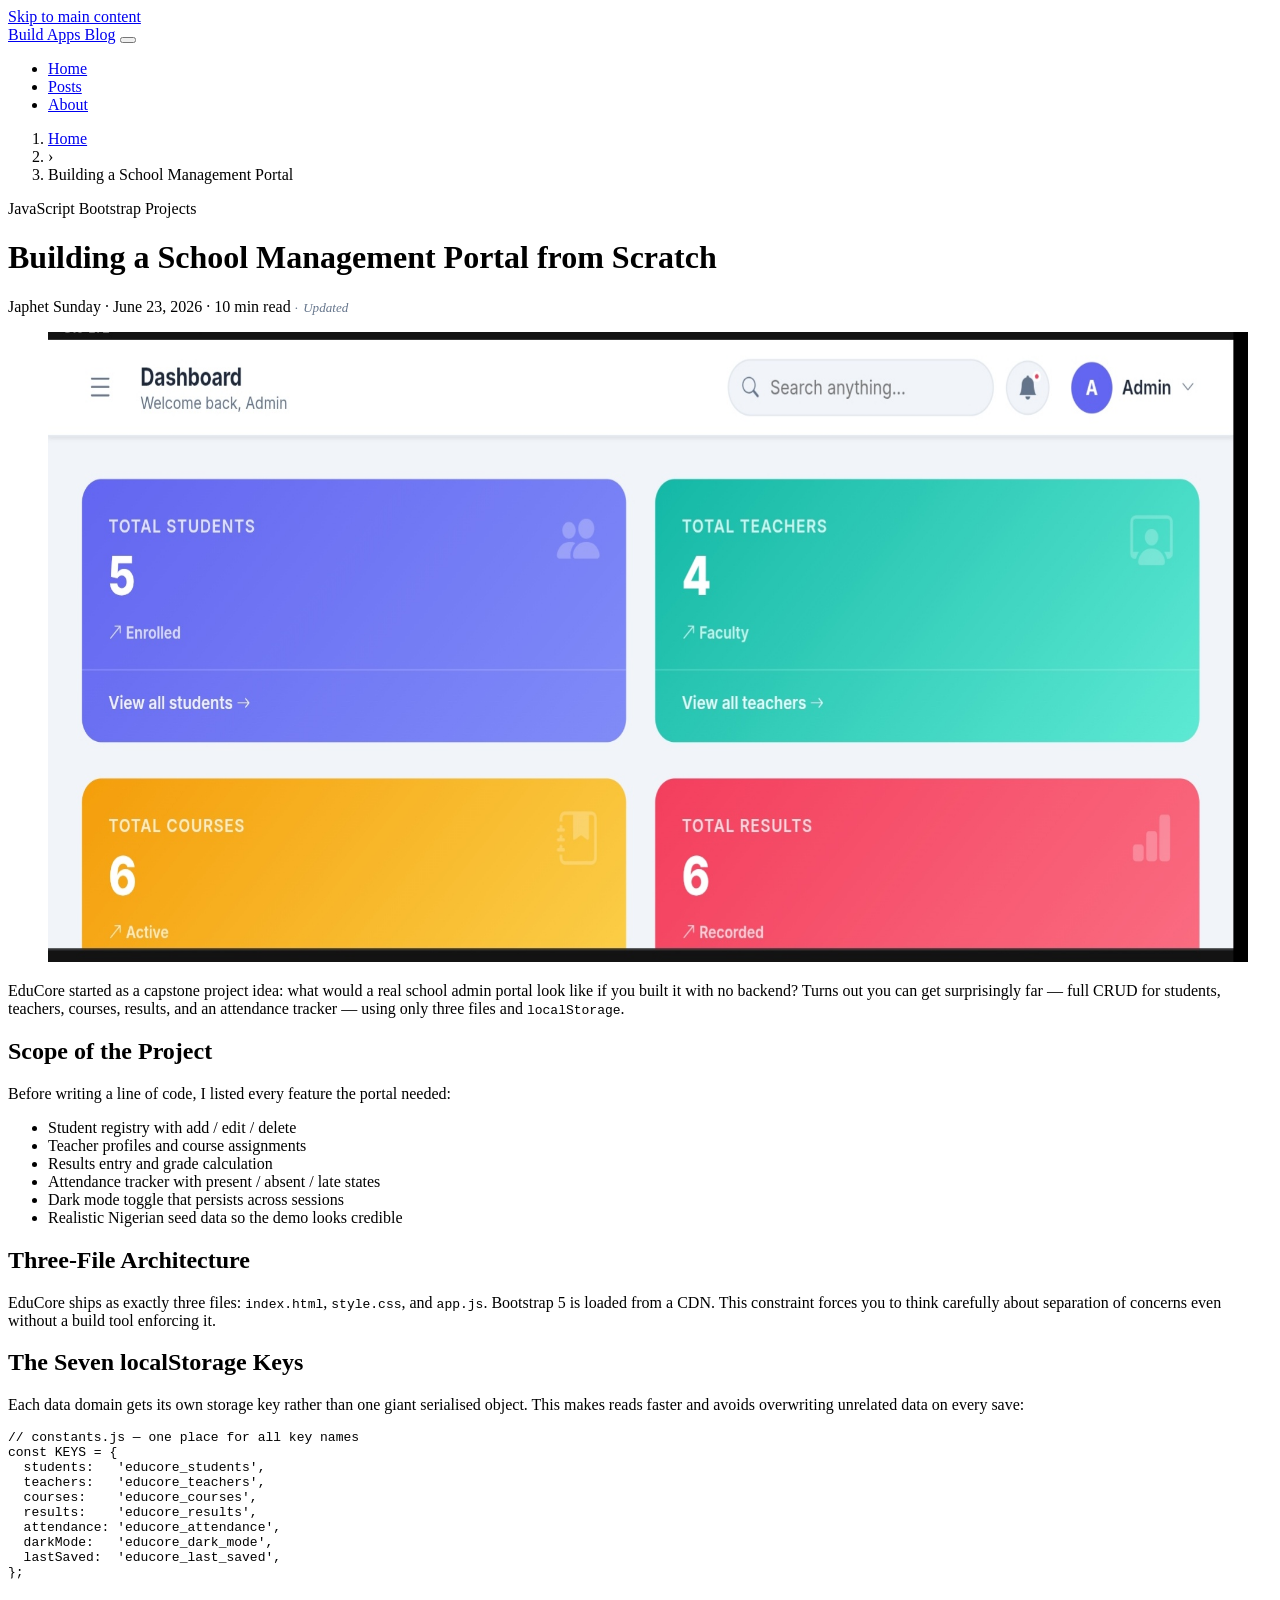
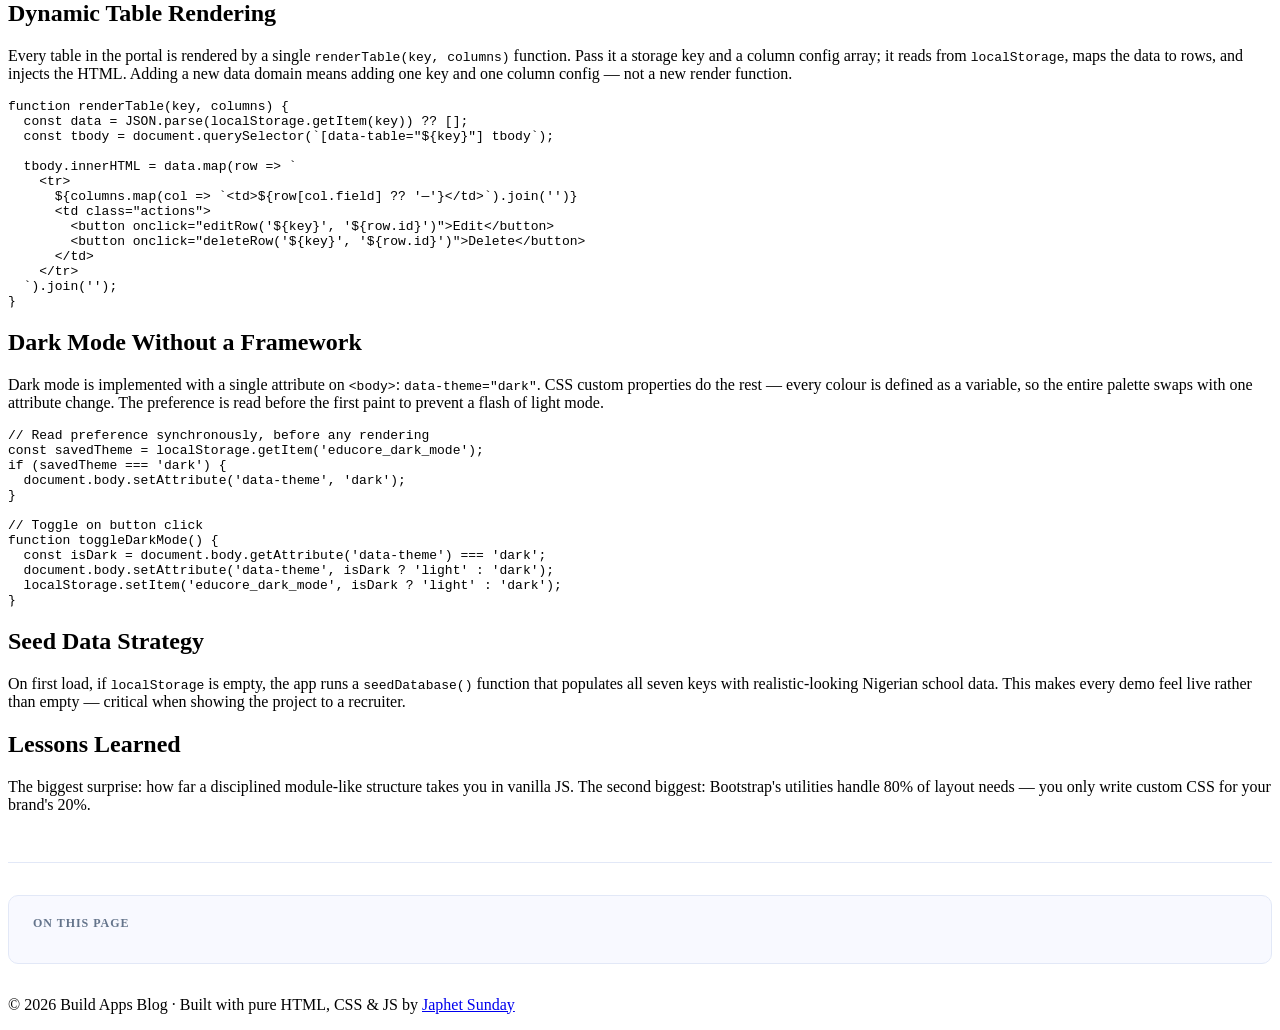
<file: posts/school-portal-dashboard.html>
<!DOCTYPE html>
<html lang="en">
<head>
  <meta charset="UTF-8" />
  <meta name="viewport" content="width=device-width, initial-scale=1.0" />

  <!-- ── SEO ──────────────────────────────────────────────────────────────── -->
  <title>Building a School Management Portal from Scratch — Build Apps Blog</title>
  <meta name="description" content="How I built EduCore — a full CRUD school portal with student records, attendance tracking, and dark mode using only Bootstrap 5 and vanilla JavaScript." />
  <link rel="canonical" href="https://YOUR_USERNAME.github.io/build-apps-blog/posts/school-portal-dashboard.html" />

  <!-- Post slug — read by app.js for all post-page features -->
  <meta name="post-slug" content="school-portal-dashboard" />

  <!-- ── Favicons ─────────────────────────────────────────────────────────── -->
  <link rel="icon" href="../assets/images/favicon.ico" sizes="any" />
  <link rel="icon" href="../assets/images/favicon.svg" type="image/svg+xml" />
  <link rel="apple-touch-icon" href="../assets/images/apple-touch-icon.png" />

  <!-- ── Open Graph ───────────────────────────────────────────────────────── -->
  <meta property="og:type"                content="article" />
  <meta property="og:url"                 content="https://YOUR_USERNAME.github.io/build-apps-blog/posts/school-portal-dashboard.html" />
  <meta property="og:site_name"           content="Build Apps Blog" />
  <meta property="og:title"             content="Building a School Management Portal from Scratch" />
  <meta property="og:description"       content="Full CRUD, 7 localStorage keys, dark mode — built in three files with Bootstrap 5 and vanilla JS." />
  <meta property="og:image"             content="https://YOUR_USERNAME.github.io/build-apps-blog/assets/images/thumbnails/school-portal.png" />
  <meta property="og:image:width"        content="1200" />
  <meta property="og:image:height"       content="630" />
  <meta property="article:published_time" content="2026-06-23T00:00:00Z" />
  <meta property="article:author"         content="Japhet Sunday" />

  <!-- ── Twitter Card ─────────────────────────────────────────────────────── -->
  <meta name="twitter:card"        content="summary_large_image" />
  <meta name="twitter:title"       content="Building a School Management Portal from Scratch" />
  <meta name="twitter:description" content="Full CRUD, 7 localStorage keys, dark mode — built in three files with Bootstrap 5 and vanilla JS." />
  <meta name="twitter:image"       content="https://YOUR_USERNAME.github.io/build-apps-blog/assets/images/thumbnails/school-portal.png" />

  <!-- ── Fonts & Styles ───────────────────────────────────────────────────── -->
  <link rel="preconnect" href="https://fonts.googleapis.com" />
  <link rel="preconnect" href="https://fonts.gstatic.com" crossorigin />
  <link href="https://fonts.googleapis.com/css2?family=DM+Serif+Display:ital@0;1&family=Inter:wght@400;500;600&display=swap" rel="stylesheet" />
  <link rel="stylesheet" href="../assets/css/style.css" />
</head>

<body class="post-page">

  <a href="#main-content" class="skip-link">Skip to main content</a>

  <!-- ── Site Header ─────────────────────────────────────────────────────── -->
  <header class="site-header" data-site-header>
    <div class="container site-header__inner">
      <a href="../index.html" class="site-logo" aria-label="Build Apps Blog — home">Build Apps Blog</a>
      <button class="nav-toggle" data-nav-toggle aria-expanded="false" aria-controls="site-nav" aria-label="Toggle navigation">
        <span aria-hidden="true"></span><span aria-hidden="true"></span><span aria-hidden="true"></span>
      </button>
      <nav id="site-nav" class="site-nav" data-nav-menu aria-label="Main navigation">
        <ul class="site-nav__list" role="list">
          <li><a href="../index.html">Home</a></li>
          <li><a href="../index.html#posts">Posts</a></li>
          <li><a href="../index.html#about">About</a></li>
        </ul>
      </nav>
    </div>
  </header>

  <!-- ── Post Hero ───────────────────────────────────────────────────────── -->
  <div class="post-hero">
    <div class="container post-hero__inner">
      <nav class="post-breadcrumb" aria-label="Breadcrumb">
        <ol role="list">
          <li><a href="../index.html">Home</a></li>
          <li aria-hidden="true">›</li>
          <li aria-current="page">Building a School Management Portal</li>
        </ol>
      </nav>

      <div class="post-hero__tags" aria-label="Post tags">
        <span class="post-tag">JavaScript</span>
        <span class="post-tag">Bootstrap</span>
        <span class="post-tag">Projects</span>
      </div>

      <h1 class="post-hero__title">Building a School Management Portal from Scratch</h1>

      <div class="post-hero__meta">
        <span class="post-hero__author">Japhet Sunday</span>
        <span class="post-hero__sep" aria-hidden="true">·</span>
        <time class="post-hero__date" datetime="2026-06-23">June 23, 2026</time>
        <span class="post-hero__sep" aria-hidden="true">·</span>
        <span class="post-hero__read-time">10 min read</span>
        <!--
          [data-updated-date] stays hidden until app.js finds an updatedDate
          in posts.json for this post and fills the <time> element.
        -->
        <span class="post-hero__updated" data-updated-date hidden>
          Updated <time datetime=""></time>
        </span>
      </div>
    </div>
  </div>

  <!-- ── Hero Image ──────────────────────────────────────────────────────── -->
  <div class="post-thumbnail-banner">
    <div class="container">
      <figure class="post-thumbnail-banner__figure">
        <img
          src="../assets/images/thumbnails/school-portal.png"
          alt="EduCore school management portal showing student registry and attendance tracker"
          class="post-thumbnail-banner__img"
          width="1200" height="630"
          loading="eager" decoding="async"
        />
      </figure>
    </div>
  </div>

  <!-- ── Article + Sidebar ───────────────────────────────────────────────── -->
  <main class="post-main" id="main-content">
    <div class="container">
      <div class="post-layout">

        <!-- ── Article ─────────────────────────────────────────────────── -->
        <article class="post-content" aria-label="Article: Building a School Management Portal from Scratch">

          <p class="post-lead">
            EduCore started as a capstone project idea: what would a real school
            admin portal look like if you built it with no backend? Turns out you
            can get surprisingly far — full CRUD for students, teachers, courses,
            results, and an attendance tracker — using only three files and
            <code>localStorage</code>.
          </p>

          <h2>Scope of the Project</h2>
          <p>Before writing a line of code, I listed every feature the portal needed:</p>
          <ul>
            <li>Student registry with add / edit / delete</li>
            <li>Teacher profiles and course assignments</li>
            <li>Results entry and grade calculation</li>
            <li>Attendance tracker with present / absent / late states</li>
            <li>Dark mode toggle that persists across sessions</li>
            <li>Realistic Nigerian seed data so the demo looks credible</li>
          </ul>

          <h2>Three-File Architecture</h2>
          <p>
            EduCore ships as exactly three files: <code>index.html</code>,
            <code>style.css</code>, and <code>app.js</code>. Bootstrap 5 is loaded
            from a CDN. This constraint forces you to think carefully about
            separation of concerns even without a build tool enforcing it.
          </p>

          <h2>The Seven localStorage Keys</h2>
          <p>
            Each data domain gets its own storage key rather than one giant
            serialised object. This makes reads faster and avoids overwriting
            unrelated data on every save:
          </p>

          <pre><code>// constants.js — one place for all key names
const KEYS = {
  students:   'educore_students',
  teachers:   'educore_teachers',
  courses:    'educore_courses',
  results:    'educore_results',
  attendance: 'educore_attendance',
  darkMode:   'educore_dark_mode',
  lastSaved:  'educore_last_saved',
};</code></pre>

          <h2>Dynamic Table Rendering</h2>
          <p>
            Every table in the portal is rendered by a single
            <code>renderTable(key, columns)</code> function. Pass it a storage key
            and a column config array; it reads from <code>localStorage</code>,
            maps the data to rows, and injects the HTML. Adding a new data domain
            means adding one key and one column config — not a new render function.
          </p>

          <pre><code>function renderTable(key, columns) {
  const data = JSON.parse(localStorage.getItem(key)) ?? [];
  const tbody = document.querySelector(`[data-table="${key}"] tbody`);

  tbody.innerHTML = data.map(row => `
    &lt;tr&gt;
      ${columns.map(col => `&lt;td&gt;${row[col.field] ?? '—'}&lt;/td&gt;`).join('')}
      &lt;td class="actions"&gt;
        &lt;button onclick="editRow('${key}', '${row.id}')"&gt;Edit&lt;/button&gt;
        &lt;button onclick="deleteRow('${key}', '${row.id}')"&gt;Delete&lt;/button&gt;
      &lt;/td&gt;
    &lt;/tr&gt;
  `).join('');
}</code></pre>

          <h2>Dark Mode Without a Framework</h2>
          <p>
            Dark mode is implemented with a single attribute on
            <code>&lt;body&gt;</code>: <code>data-theme="dark"</code>. CSS custom
            properties do the rest — every colour is defined as a variable, so the
            entire palette swaps with one attribute change. The preference is read
            before the first paint to prevent a flash of light mode.
          </p>

          <pre><code>// Read preference synchronously, before any rendering
const savedTheme = localStorage.getItem('educore_dark_mode');
if (savedTheme === 'dark') {
  document.body.setAttribute('data-theme', 'dark');
}

// Toggle on button click
function toggleDarkMode() {
  const isDark = document.body.getAttribute('data-theme') === 'dark';
  document.body.setAttribute('data-theme', isDark ? 'light' : 'dark');
  localStorage.setItem('educore_dark_mode', isDark ? 'light' : 'dark');
}</code></pre>

          <h2>Seed Data Strategy</h2>
          <p>
            On first load, if <code>localStorage</code> is empty, the app runs a
            <code>seedDatabase()</code> function that populates all seven keys with
            realistic-looking Nigerian school data. This makes every demo feel live
            rather than empty — critical when showing the project to a recruiter.
          </p>

          <h2>Lessons Learned</h2>
          <p>
            The biggest surprise: how far a disciplined module-like structure takes
            you in vanilla JS. The second biggest: Bootstrap's utilities handle 80%
            of layout needs — you only write custom CSS for your brand's 20%.
          </p>

          <!-- ── Author Block ──────────────────────────────────────────────
               Hidden by default. app.js reads the author object from posts.json
               and populates this section with name, bio, avatar, and links.
          ─────────────────────────────────────────────────────────────── -->
          <section class="author-section" aria-label="About the author">
            <div data-author-block hidden></div>
          </section>

        </article>

        <!-- ── Sidebar (Table of Contents) ─────────────────────────────── -->
        <aside class="post-sidebar" aria-label="Post sidebar">
          <div class="toc-widget" aria-label="Table of contents">
            <div class="toc-widget__header">
              <p class="toc-widget__title">On this page</p>
              <button class="toc-toggle" data-toc-toggle aria-expanded="true" aria-controls="toc-body">
                ▲ Hide
              </button>
            </div>
            <div id="toc-body" data-toc-body class="is-open">
              <nav data-toc-target aria-label="Article headings"></nav>
            </div>
          </div>
        </aside>

      </div><!-- /.post-layout -->
    </div><!-- /.container -->
  </main>

  <!-- ── Related Posts ───────────────────────────────────────────────────── -->
  <section class="related-posts-section" data-related-posts hidden aria-label="Related posts">
    <div class="container">
      <div class="rp-inner"></div>
    </div>
  </section>

  <!-- ── Prev / Next Navigation ──────────────────────────────────────────── -->
  <nav class="post-pagination" aria-label="Post navigation">
    <div class="container post-pagination__inner">
      <a href="#" class="post-pagination__item post-pagination__item--prev" data-prev-post hidden>
        <span class="post-pagination__direction">← Older post</span>
        <span class="post-pagination__label" data-nav-label></span>
      </a>
      <a href="#" class="post-pagination__item post-pagination__item--next" data-next-post hidden>
        <span class="post-pagination__direction">Newer post →</span>
        <span class="post-pagination__label" data-nav-label></span>
      </a>
    </div>
  </nav>

  <!-- ── Site Footer ─────────────────────────────────────────────────────── -->
  <footer class="site-footer">
    <div class="container site-footer__inner">
      <p class="site-footer__copy">
        © <span id="footer-year"></span> Build Apps Blog ·
        Built with pure HTML, CSS &amp; JS by
        <a href="https://github.com/japhet996sunday-cell" rel="noopener noreferrer">Japhet Sunday</a>
      </p>
    </div>
  </footer>

  <script src="../assets/js/app.js" defer></script>
  <script>document.getElementById('footer-year').textContent = new Date().getFullYear();</script>

</body>
</html>
</file>
<file: assets/css/style.css>
/* ==========================================================================
   style.css — Build Apps Blog | Phase 2B: Article Reading Experience
   ==========================================================================
   All rules in this file are ADDITIVE to Phase 1/2 styles.
   Phase 1/2 design tokens (--color-accent, --color-text, etc.) are inherited
   from the Phase 1 stylesheet. This file extends those tokens with new ones.

   Sections:
     0.  CSS Custom Properties (Phase 2B additions)
     1.  Reading Progress Bar
     2.  Table of Contents
     3.  Author Card
     4.  Related Posts
     5.  Syntax Highlighting
     6.  Copy Code Button
     7.  Updated Date in Post Meta
     8.  Featured Post Badge & Card Styles
   ========================================================================== */

/* ── 0. CSS Custom Properties (Phase 2B additions) ───────────────────────── */
:root {
  /* Syntax highlight token colours — VS Code Dark+ palette */
  --sh-comment:   #6a9955;
  --sh-string:    #ce9178;
  --sh-keyword:   #569cd6;
  --sh-number:    #b5cea8;
  --sh-function:  #dcdcaa;
  --sh-tag:       #4ec9b0;
  --sh-attr:      #9cdcfe;
  --sh-property:  #9cdcfe;
  --sh-value:     #ce9178;

  /* Author card */
  --author-bg:       #f8f9ff;
  --author-border:   #e2e8f7;

  /* Table of contents */
  --toc-bg:          #f8f9ff;
  --toc-border:      #e2e8f7;
  --toc-active:      var(--color-accent, #4F6EF7);

  /* Progress bar */
  --progress-color:  var(--color-accent, #4F6EF7);
  --progress-height: 3px;

  /* Related posts */
  --related-border:  #e2e8f7;
}

/* ── 1. Reading Progress Bar ─────────────────────────────────────────────── */

/*
 * Fixed at the very top of the viewport (z-index above the sticky header).
 * Width animates from 0% → 100% via smooth transition as the user scrolls.
 * pointer-events: none prevents it from interfering with any click targets.
 */
.reading-progress-bar {
  position: fixed;
  top: 0;
  left: 0;
  z-index: 1000;          /* above .site-header (typically z-index: 100) */
  height: var(--progress-height);
  width: 0%;
  background: var(--progress-color);
  transition: width 0.15s ease-out;
  pointer-events: none;
  border-radius: 0 2px 2px 0;
}

/* ── 2. Table of Contents ────────────────────────────────────────────────── */

.toc-widget {
  background: var(--toc-bg);
  border: 1px solid var(--toc-border);
  border-radius: 10px;
  padding: 1.25rem 1.5rem;
  margin-bottom: 2rem;
}

.toc-widget__header {
  display: flex;
  align-items: center;
  justify-content: space-between;
  margin-bottom: 0.75rem;
}

.toc-widget__title {
  font-size: 0.75rem;
  font-weight: 600;
  letter-spacing: 0.08em;
  text-transform: uppercase;
  color: var(--color-text-muted, #64748b);
  margin: 0;
}

/* Toggle button — hidden on desktop, shown on mobile */
.toc-toggle {
  display: none;
  background: none;
  border: none;
  cursor: pointer;
  font-size: 0.82rem;
  color: var(--toc-active);
  padding: 0.25rem 0.5rem;
  border-radius: 4px;
  line-height: 1;
}
.toc-toggle:focus-visible {
  outline: 2px solid var(--toc-active);
  outline-offset: 2px;
}

.toc__list  { list-style: none; margin: 0; padding: 0; }
.toc__item  { margin: 0; }
.toc__item--sub { padding-left: 1rem; }  /* h3 indent */

.toc__link {
  display: block;
  padding: 0.3rem 0.5rem;
  font-size: 0.875rem;
  line-height: 1.45;
  color: var(--color-text, #1e293b);
  text-decoration: none;
  border-left: 2px solid transparent;
  border-radius: 0 4px 4px 0;
  transition: color 0.15s, border-color 0.15s, background 0.15s;
}
.toc__link:hover {
  color: var(--toc-active);
  background: rgba(79, 110, 247, 0.06);
}
.toc__link.is-active {
  color: var(--toc-active);
  border-left-color: var(--toc-active);
  font-weight: 600;
  background: rgba(79, 110, 247, 0.08);
}

/* Mobile: show toggle button, hide body by default */
@media (max-width: 768px) {
  .toc-toggle { display: inline-flex; align-items: center; gap: 0.25rem; }
  [data-toc-body] { display: none; }
  [data-toc-body].is-open { display: block; }
}

/* Desktop: sticky TOC that scrolls with the reader */
@media (min-width: 1024px) {
  .toc-widget {
    position: sticky;
    top: 5rem;                          /* clear the sticky header */
    max-height: calc(100vh - 7rem);
    overflow-y: auto;
  }
}

/* ── 3. Author Card ──────────────────────────────────────────────────────── */

.author-section {
  margin-top: 3rem;
  padding-top: 2rem;
  border-top: 1px solid var(--author-border);
}

.author-card {
  display: flex;
  gap: 1.25rem;
  align-items: flex-start;
  background: var(--author-bg);
  border: 1px solid var(--author-border);
  border-radius: 12px;
  padding: 1.5rem;
}

.author-card__avatar-wrap { flex-shrink: 0; }

.author-card__avatar {
  width: 64px;
  height: 64px;
  border-radius: 50%;
  object-fit: cover;
  display: block;
}

/* Shown when avatar image is missing or fails to load */
.author-card__avatar-fallback {
  width: 64px;
  height: 64px;
  border-radius: 50%;
  background: var(--color-accent, #4F6EF7);
  color: #fff;
  font-size: 1.25rem;
  font-weight: 700;
  display: flex;
  align-items: center;
  justify-content: center;
  user-select: none;
}

.author-card__body    { flex: 1; min-width: 0; }
.author-card__name    { font-weight: 700; font-size: 1rem; margin: 0 0 0.35rem; color: var(--color-text, #1e293b); }
.author-card__bio     { font-size: 0.9rem; color: var(--color-text-muted, #64748b); margin: 0 0 0.75rem; line-height: 1.6; }
.author-card__links   { display: flex; gap: 0.75rem; flex-wrap: wrap; }

.author-card__link {
  display: inline-flex;
  align-items: center;
  gap: 0.4rem;
  font-size: 0.85rem;
  font-weight: 500;
  text-decoration: none;
  padding: 0.35rem 0.75rem;
  border-radius: 6px;
  border: 1px solid var(--author-border);
  color: var(--color-text, #1e293b);
  background: #fff;
  transition: background 0.15s, border-color 0.15s, color 0.15s;
}
.author-card__link:hover {
  border-color: var(--color-accent, #4F6EF7);
  color: var(--color-accent, #4F6EF7);
  background: rgba(79, 110, 247, 0.06);
}
.author-card__link:focus-visible {
  outline: 2px solid var(--color-accent, #4F6EF7);
  outline-offset: 2px;
}

/* Stacked layout on narrow screens */
@media (max-width: 480px) {
  .author-card { flex-direction: column; align-items: center; text-align: center; }
  .author-card__links { justify-content: center; }
}

/* ── 4. Related Posts ────────────────────────────────────────────────────── */

.related-posts-section {
  margin-top: 3rem;
  padding-top: 2rem;
  border-top: 1px solid var(--related-border);
}

/* .rp-inner is the JS injection target inside .container */
.rp-inner { width: 100%; }

.related-posts__heading {
  font-size: 1.1rem;
  font-weight: 700;
  margin: 0 0 1.25rem;
  color: var(--color-text, #1e293b);
}

.related-posts__grid {
  display: grid;
  grid-template-columns: repeat(auto-fill, minmax(220px, 1fr));
  gap: 1rem;
}

.related-card {
  border: 1px solid var(--related-border);
  border-radius: 10px;
  overflow: hidden;
  transition: box-shadow 0.2s, transform 0.2s;
}
.related-card:hover {
  box-shadow: 0 4px 16px rgba(0, 0, 0, 0.1);
  transform: translateY(-2px);
}

.related-card__link { display: block; text-decoration: none; color: inherit; }

.related-card__thumbnail {
  aspect-ratio: 16 / 9;
  overflow: hidden;
  background: #f1f5f9;
}
.related-card__thumbnail img {
  width: 100%;
  height: 100%;
  object-fit: cover;
  display: block;
  transition: transform 0.3s;
}
.related-card:hover .related-card__thumbnail img { transform: scale(1.04); }

.related-card__body   { padding: 0.875rem; }
.related-card__tags   { display: flex; flex-wrap: wrap; gap: 0.35rem; margin-bottom: 0.5rem; }
.related-card__title  { font-size: 0.9rem; font-weight: 600; line-height: 1.4; margin: 0 0 0.4rem; color: var(--color-text, #1e293b); }
.related-card__date   { font-size: 0.78rem; color: var(--color-text-muted, #64748b); }

/* Small tag variant for related-post cards */
.post-tag--sm { font-size: 0.7rem; padding: 0.15rem 0.5rem; }

/* ── 5. Syntax Highlighting ──────────────────────────────────────────────── */

/*
 * <pre> base styles: dark background, horizontal scroll for long lines,
 * consistent border-radius. Colours assume a dark code block background
 * (set by Phase 1's pre { background: #1e1e2e } or similar).
 */
pre {
  border-radius: 8px;
  overflow-x: auto;
  tab-size: 2;
}

/* Base text colour for highlighted blocks — VS Code Dark+ default foreground */
pre code.sh-highlighted { color: #d4d4d4; }

/* Token colours */
.sh-comment  { color: var(--sh-comment); }
.sh-string   { color: var(--sh-string); }
.sh-keyword  { color: var(--sh-keyword); font-weight: 600; }
.sh-number   { color: var(--sh-number); }
.sh-function { color: var(--sh-function); }
.sh-tag      { color: var(--sh-tag); }
.sh-attr     { color: var(--sh-attr); }
.sh-property { color: var(--sh-property); }
.sh-value    { color: var(--sh-value); }

/* ── 6. Copy Code Button ─────────────────────────────────────────────────── */

/*
 * The wrapper is injected by JS around each <pre>.
 * position: relative lets the absolutely-positioned button sit
 * in the top-right corner of the code block.
 */
.code-block-wrapper          { position: relative; margin: 1.5em 0; }
.code-block-wrapper pre      { margin: 0; }   /* remove any margin on the re-parented <pre> */

.copy-code-btn {
  position: absolute;
  top: 0.6rem;
  right: 0.6rem;
  padding: 0.25rem 0.65rem;
  font-size: 0.75rem;
  font-family: inherit;
  font-weight: 500;
  background: rgba(255, 255, 255, 0.12);
  color: #d4d4d4;
  border: 1px solid rgba(255, 255, 255, 0.18);
  border-radius: 5px;
  cursor: pointer;
  /* Hidden until the user hovers the code block or focuses the button */
  opacity: 0;
  transition: opacity 0.15s, background 0.15s, color 0.15s;
  user-select: none;
}

/* Show button on hover or keyboard focus */
.code-block-wrapper:hover .copy-code-btn,
.copy-code-btn:focus-visible { opacity: 1; }

.copy-code-btn:hover {
  background: rgba(255, 255, 255, 0.22);
  color: #fff;
}

/* "Copied!" success state — green tint */
.copy-code-btn.is-copied {
  opacity: 1;
  background: rgba(34, 197, 94, 0.25);
  color: #86efac;
  border-color: rgba(34, 197, 94, 0.4);
}

.copy-code-btn:focus-visible {
  outline: 2px solid var(--color-accent, #4F6EF7);
  outline-offset: 2px;
}

/* ── 7. Updated Date in Post Meta ────────────────────────────────────────── */

/*
 * Displayed inline in the post hero meta row (after the publish date and
 * read time). Hidden by default; app.js reveals it when updatedDate exists
 * in posts.json.
 *
 * ::before adds a separator dot so no extra HTML is needed.
 */
.post-hero__updated {
  display: inline-flex;
  align-items: center;
  gap: 0.3em;
  font-size: 0.82rem;
  color: var(--color-text-muted, #64748b);
  font-style: italic;
}
.post-hero__updated::before {
  content: '·';
  margin-right: 0.1em;
  font-style: normal;
}

/* ── 8. Featured Post Badge & Card Styles ────────────────────────────────── */

/*
 * Cards with featured: true in posts.json get an accent border and a badge.
 * The badge is absolutely positioned over the thumbnail image.
 */
.post-card--featured {
  box-shadow: 0 0 0 2px var(--color-accent, #4F6EF7),
              0 4px 16px rgba(79, 110, 247, 0.12);
}

/* Thumbnail wrapper needs position:relative for the badge to anchor to */
.post-card__thumbnail { position: relative; }

.post-card__featured-badge {
  position: absolute;
  top: 0.6rem;
  left: 0.6rem;
  background: var(--color-accent, #4F6EF7);
  color: #fff;
  font-size: 0.7rem;
  font-weight: 600;
  letter-spacing: 0.04em;
  padding: 0.2rem 0.55rem;
  border-radius: 20px;
  pointer-events: none;
  user-select: none;
  z-index: 1;
}

/* Date column: stacks publishDate and updatedDate vertically */
.post-card__dates   { display: flex; flex-direction: column; gap: 0.15rem; }
.post-card__updated { font-size: 0.75rem; color: var(--color-text-muted, #64748b); font-style: italic; }
</file>
